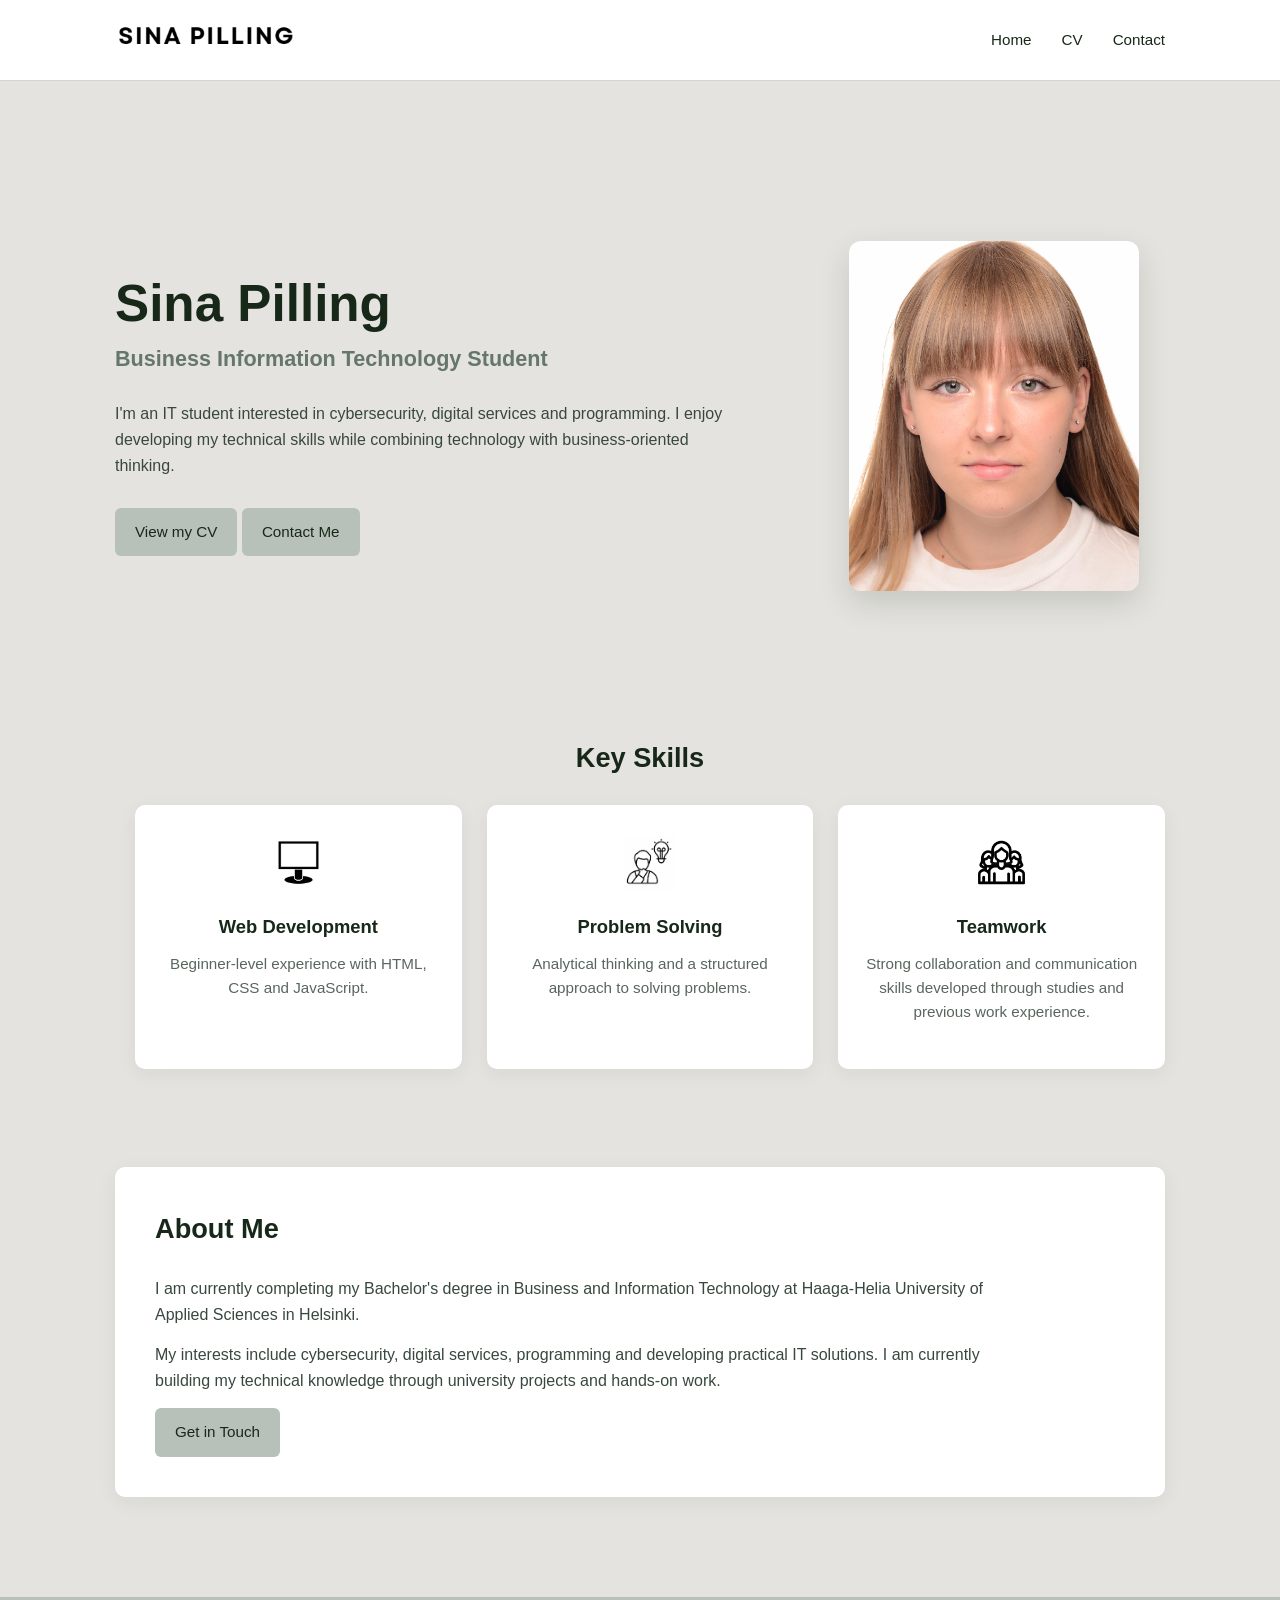
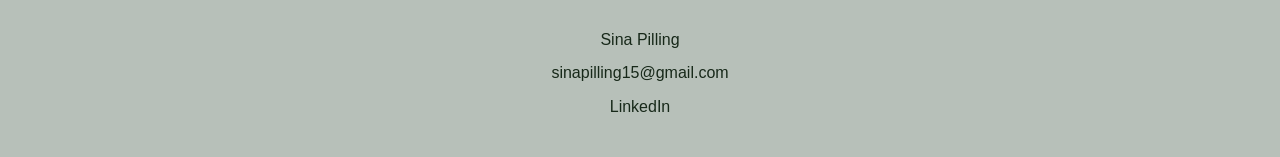
<file: index.html>
<!DOCTYPE html>
<html lang="en">

<head>
    <meta charset="UTF-8">
    <meta name="viewport" content="width=device-width, initial-scale=1.0">

    <title>Sina Pilling | IT Student</title>

    <link rel="stylesheet" href="style.css">
</head>

<body>

    <header>

        <nav class="navbar">

            <a href="index.html">
                <img src="images/logo.png" alt="Sina Pilling logo">
            </a>

            <ul class="nav-links">
                <li><a href="index.html">Home</a></li>
                <li><a href="curriculum.html">CV</a></li>
                <li><a href="contact.html">Contact</a></li>
            </ul>

        </nav>

    </header>


    <main>

        <section class="hero">

            <div class="hero-text">

                <h1>Sina Pilling</h1>

                <h2>Business Information Technology Student</h2>

                <p>
                    I'm an IT student interested in cybersecurity, digital services
                    and programming. I enjoy developing my technical skills while
                    combining technology with business-oriented thinking.
                </p>

                <a href="curriculum.html" class="button">View my CV</a>

                <a href="contact.html" class="button">Contact Me</a>

            </div>


            <div class="hero-image">

                <img src="images/profile.jpg" alt="Portrait of Sina Pilling">

            </div>

        </section>


        <section class="skills">

            <h2>Key Skills</h2>

            <ul class="skills-list">

                <li>

                    <img src="images/computer.jpeg" alt="Computer icon">

                    <h3>Web Development</h3>

                    <p>
                        Beginner-level experience with HTML, CSS and JavaScript.
                    </p>

                </li>


                <li>

                    <img src="images/thinking.png" alt="Problem solving icon">

                    <h3>Problem Solving</h3>

                    <p>
                        Analytical thinking and a structured approach to solving problems.
                    </p>

                </li>


                <li>

                    <img src="images/team.webp" alt="Teamwork icon">

                    <h3>Teamwork</h3>

                    <p>
                        Strong collaboration and communication skills developed
                        through studies and previous work experience.
                    </p>

                </li>

            </ul>

        </section>


        <section class="about">

            <h2>About Me</h2>

            <p>
                I am currently completing my Bachelor's degree in Business and
                Information Technology at Haaga-Helia University of Applied Sciences
                in Helsinki.
            </p>

            <p>
                My interests include cybersecurity, digital services, programming
                and developing practical IT solutions. I am currently building my
                technical knowledge through university projects and hands-on work.
            </p>

            <a href="contact.html" class="button">Get in Touch</a>

        </section>

    </main>


    <footer>

        <p>Sina Pilling</p>

        <p>
            <a href="mailto:sinapilling15@gmail.com">
                sinapilling15@gmail.com
            </a>
        </p>

        <p>
            <a href="https://www.linkedin.com/in/sina-pilling-0b8995253"
               target="_blank"
               rel="noopener noreferrer">
                LinkedIn
            </a>
        </p>

    </footer>

</body>

</html>
</file>
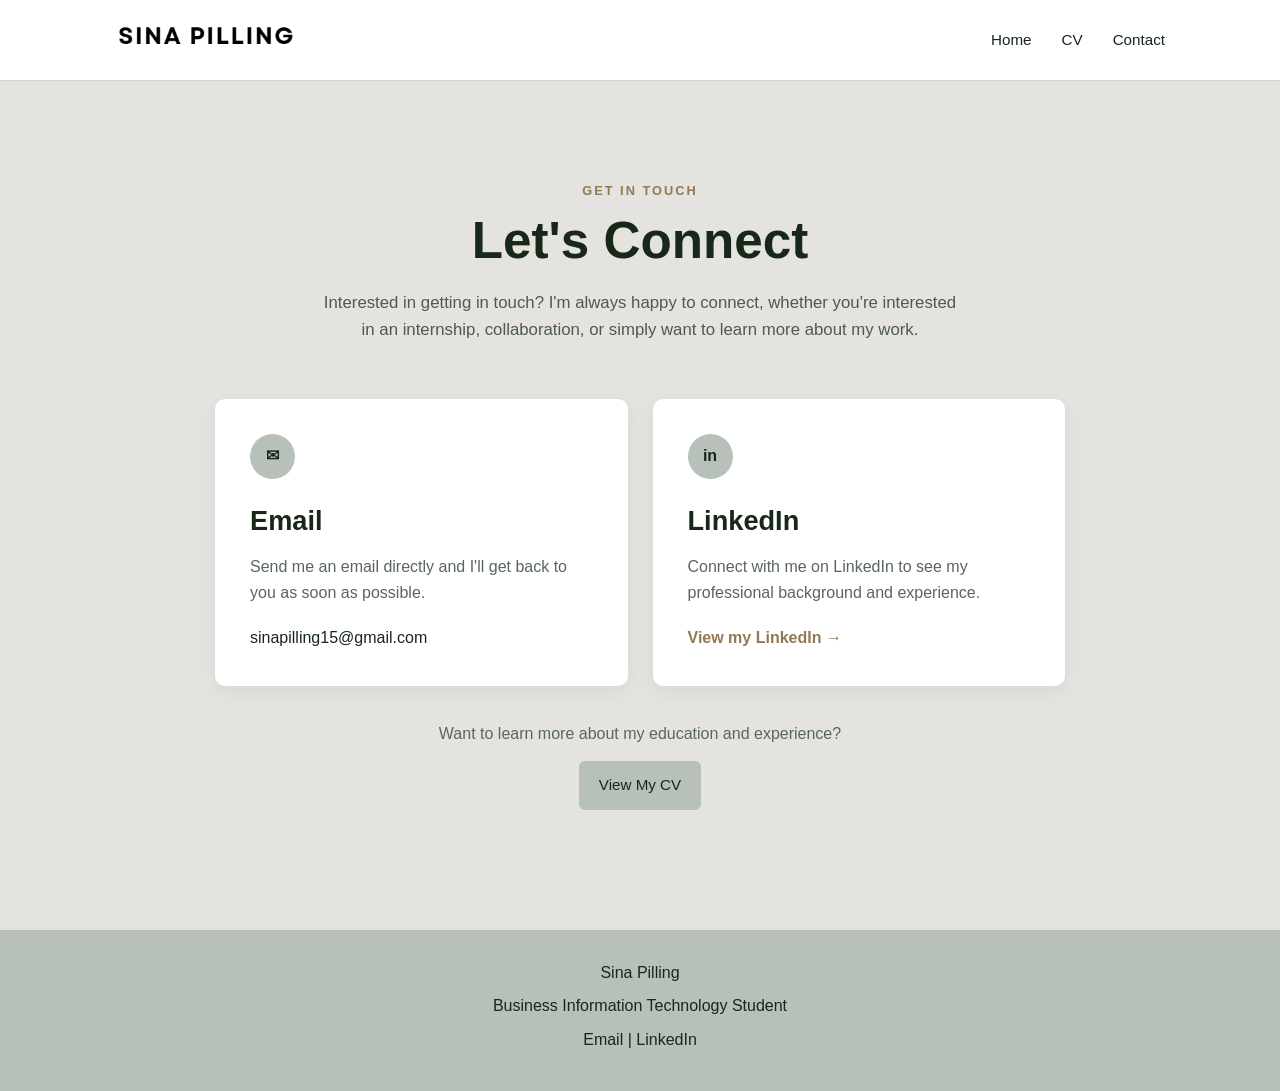
<file: contact.html>
<!DOCTYPE html>
<html lang="en">

<head>

    <meta charset="UTF-8">
    <meta name="viewport" content="width=device-width, initial-scale=1.0">

    <title>Contact | Sina Pilling</title>

    <link rel="stylesheet" href="style.css">

</head>

<body>

    <header>

        <nav class="navbar">

            <a href="index.html">
                <img src="images/logo.png" alt="Sina Pilling logo">
            </a>

            <ul class="nav-links">

                <li>
                    <a href="index.html">Home</a>
                </li>

                <li>
                    <a href="curriculum.html">CV</a>
                </li>

                <li>
                    <a href="contact.html">Contact</a>
                </li>

            </ul>

        </nav>

    </header>


    <main>

        <section class="contact-intro">

            <p class="section-label">GET IN TOUCH</p>

            <h1>Let's Connect</h1>

            <p>
                Interested in getting in touch? I'm always happy to connect,
                whether you're interested in an internship, collaboration,
                or simply want to learn more about my work.
            </p>

        </section>


        <section class="contact-options">

            <article class="contact-card">

                <div class="contact-icon">✉</div>

                <h2>Email</h2>

                <p>
                    Send me an email directly and I'll get back to you
                    as soon as possible.
                </p>

                <a>
                    sinapilling15@gmail.com
                </a>

            </article>


            <article class="contact-card">

                <div class="contact-icon">in</div>

                <h2>LinkedIn</h2>

                <p>
                    Connect with me on LinkedIn to see my professional
                    background and experience.
                </p>

                <a
                    class="contact-link"
                    href="https://www.linkedin.com/in/sina-pilling-0b8995253"
                    target="_blank"
                    rel="noopener noreferrer"
                >
                    View my LinkedIn →
                </a>

            </article>

        </section>


        <section class="contact-cv">

            <p>
                Want to learn more about my education and experience?
            </p>

            <a href="curriculum.html" class="button">
                View My CV
            </a>

        </section>

    </main>


    <footer>

        <p>Sina Pilling</p>

        <p>
            Business Information Technology Student
        </p>

        <p>

            <a href="mailto:sinapilling15@gmail.com">
                Email
            </a>

            |

            <a
                href="https://www.linkedin.com/in/sina-pilling-0b8995253"
                target="_blank"
                rel="noopener noreferrer"
            >
                LinkedIn
            </a>

        </p>

    </footer>

</body>

</html>
</file>
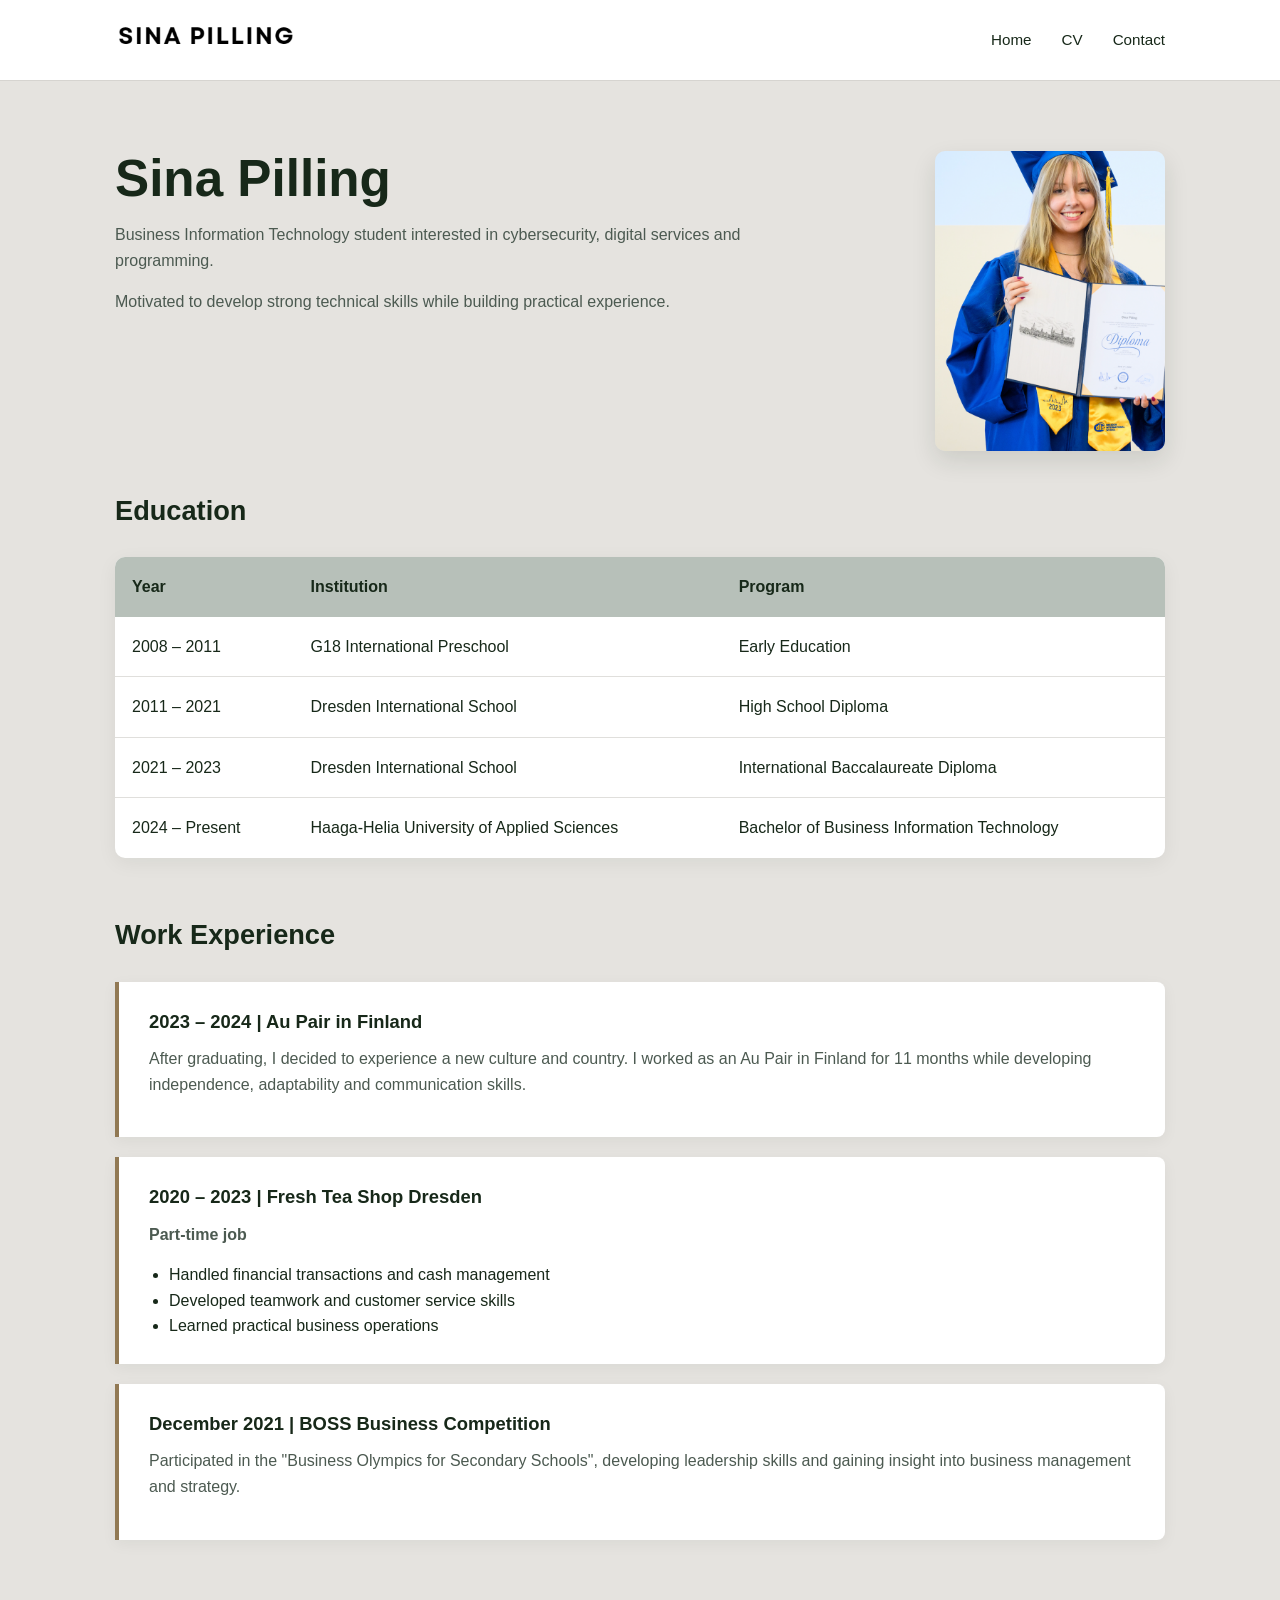
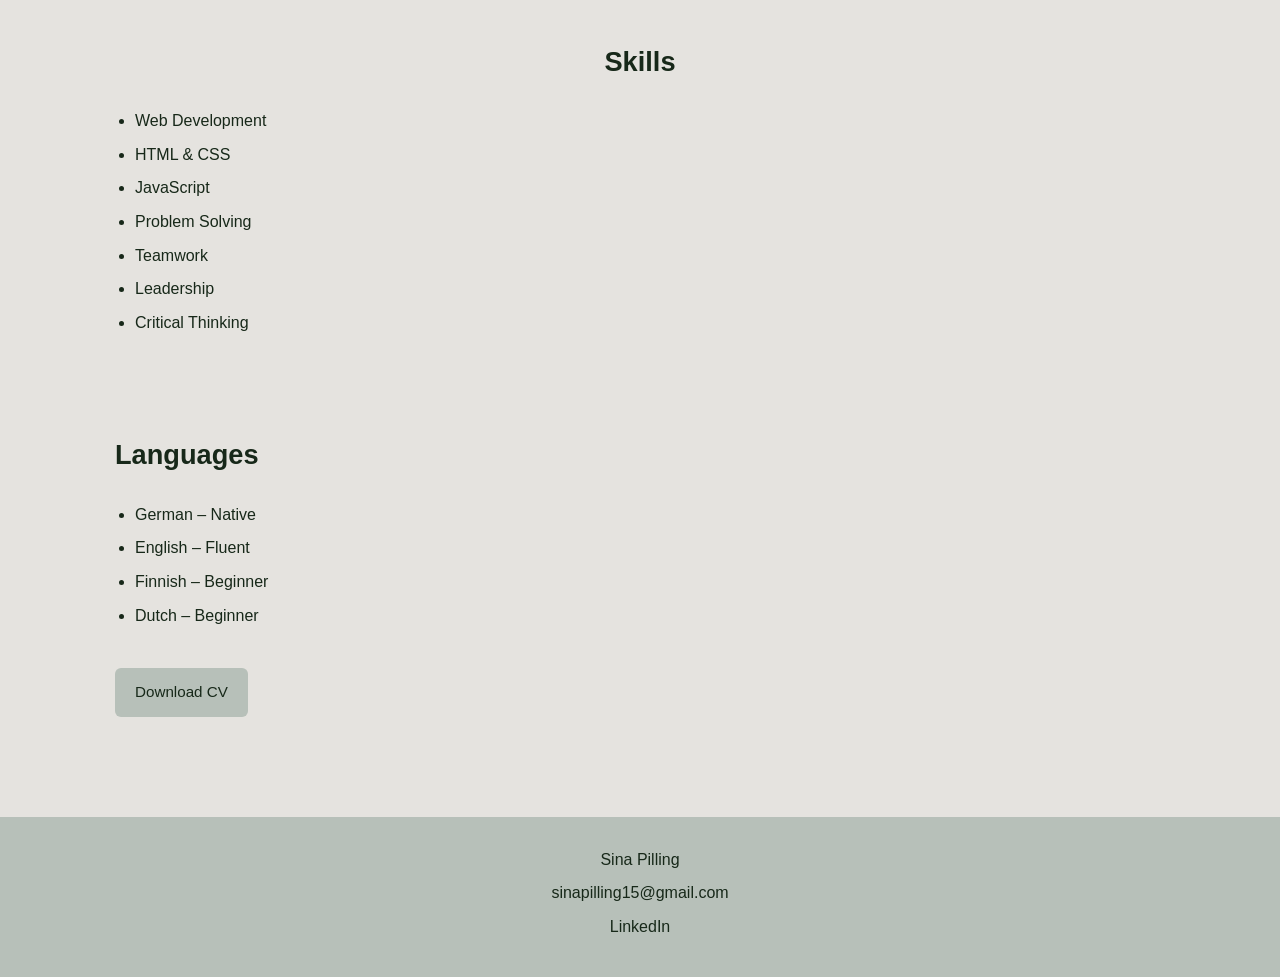
<file: curriculum.html>
<!DOCTYPE html>
<html lang="en">

<head>

    <meta charset="UTF-8">
    <meta name="viewport" content="width=device-width, initial-scale=1.0">

    <title>CV | Sina Pilling</title>

    <link rel="stylesheet" href="style.css">

</head>

<body>

    <header>

        <nav class="navbar">

            <a href="index.html">
                <img src="images/logo.png" alt="Sina Pilling logo">
            </a>

            <ul class="nav-links">
                <li><a href="index.html">Home</a></li>
                <li><a href="curriculum.html">CV</a></li>
                <li><a href="contact.html">Contact</a></li>
            </ul>

        </nav>

    </header>


    <main>

        <div class="grad-image">

            <img src="images/grad.png"
                 alt="Portrait of Sina Pilling at her graduation">

        </div>


        <section class="cv-header">

            <h1>Sina Pilling</h1>

            <p>
                Business Information Technology student interested in
                cybersecurity, digital services and programming.
            </p>

            <p>
                Motivated to develop strong technical skills while building
                practical experience.
            </p>

        </section>


        <section class="education">

            <h2>Education</h2>

            <table>

                <thead>

                    <tr>
                        <th>Year</th>
                        <th>Institution</th>
                        <th>Program</th>
                    </tr>

                </thead>


                <tbody>

                    <tr>
                        <td>2008 – 2011</td>
                        <td>G18 International Preschool</td>
                        <td>Early Education</td>
                    </tr>

                    <tr>
                        <td>2011 – 2021</td>
                        <td>Dresden International School</td>
                        <td>High School Diploma</td>
                    </tr>

                    <tr>
                        <td>2021 – 2023</td>
                        <td>Dresden International School</td>
                        <td>International Baccalaureate Diploma</td>
                    </tr>

                    <tr>
                        <td>2024 – Present</td>
                        <td>Haaga-Helia University of Applied Sciences</td>
                        <td>Bachelor of Business Information Technology</td>
                    </tr>

                </tbody>

            </table>

        </section>


        <section class="experience">

            <h2>Work Experience</h2>


            <article>

                <h3>2023 – 2024 | Au Pair in Finland</h3>

                <p>
                    After graduating, I decided to experience a new culture
                    and country. I worked as an Au Pair in Finland for
                    11 months while developing independence, adaptability
                    and communication skills.
                </p>

            </article>


            <article>

                <h3>2020 – 2023 | Fresh Tea Shop Dresden</h3>

                <p><strong>Part-time job</strong></p>

                <ul>

                    <li>Handled financial transactions and cash management</li>

                    <li>
                        Developed teamwork and customer service skills
                    </li>

                    <li>
                        Learned practical business operations
                    </li>

                </ul>

            </article>


            <article>

                <h3>December 2021 | BOSS Business Competition</h3>

                <p>
                    Participated in the "Business Olympics for Secondary
                    Schools", developing leadership skills and gaining
                    insight into business management and strategy.
                </p>

            </article>

        </section>


        <section class="skills">

            <h2>Skills</h2>

            <ul>

                <li>Web Development</li>
                <li>HTML & CSS</li>
                <li>JavaScript</li>
                <li>Problem Solving</li>
                <li>Teamwork</li>
                <li>Leadership</li>
                <li>Critical Thinking</li>

            </ul>

        </section>


        <section class="languages">

            <h2>Languages</h2>

            <ul>

                <li>German – Native</li>
                <li>English – Fluent</li>
                <li>Finnish – Beginner</li>
                <li>Dutch – Beginner</li>

            </ul>

        </section>


        <section>

            <a class="button" href="Pilling_Sina_CV.pdf" download>
            Download CV
            </a>

        </section>

    </main>


    <footer>

        <p>Sina Pilling</p>

        <p>
            <a href="mailto:sinapilling15@gmail.com">
                sinapilling15@gmail.com
            </a>
        </p>

        <p>
            <a href="https://www.linkedin.com/in/sina-pilling-0b8995253"
               target="_blank"
               rel="noopener noreferrer">
                LinkedIn
            </a>
        </p>

    </footer>

</body>

</html>
</file>
<file: style.css>
/* GENERAL STYLES */

* {
    box-sizing: border-box;
    margin: 0;
    padding: 0;
}

html {
    scroll-behavior: smooth;
}

body {
    font-family: Arial, Helvetica, sans-serif;
    background-color: #e5e3df;
    color: #172819;
    line-height: 1.6;
}

/* HEADER & NAVIGATION */

header {
    background-color: #ffffff;
    border-bottom: 1px solid #d6d4d0;
    position: sticky;
    top: 0;
    z-index: 1000;
}

.navbar {
    max-width: 1100px;
    margin: 0 auto;
    min-height: 80px;
    padding: 10px 25px;

    display: flex;
    align-items: center;
    justify-content: space-between;
}

.navbar img {
    width: 180px;
    height: auto;
    object-fit: contain;
}

.nav-links {
    list-style: none;

    display: flex;
    gap: 30px;
}

.nav-links a {
    position: relative;

    text-decoration: none;
    color: #172819;
    font-size: 0.95rem;

    padding: 8px 0;

    transition: color 0.3s ease;
}

.nav-links a::after {
    content: "";

    position: absolute;
    left: 0;
    bottom: 0;

    width: 0;
    height: 2px;

    background-color: #917954;

    transition: width 0.3s ease;
}

.nav-links a:hover {
    color: #917954;
}

.nav-links a:hover::after {
    width: 100%;
}

/* MAIN CONTENT */

main {
    max-width: 1100px;
    margin: 0 auto;
    padding: 70px 25px;
}

/* HEADINGS */

h1 {
    font-size: clamp(2rem, 5vw, 3.2rem);
    line-height: 1.1;
    margin-bottom: 15px;
}

h2 {
    font-size: 1.7rem;
    margin-bottom: 25px;
}

h3 {
    font-size: 1.15rem;
    margin-bottom: 10px;
}

p {
    margin-bottom: 15px;
}

/* BUTTONS */

.button,
button {
    display: inline-block;

    background-color: #b7c0b9;
    color: #172819;

    border: none;
    border-radius: 6px;

    padding: 12px 20px;

    font-size: 0.95rem;
    text-decoration: none;
    cursor: pointer;

    transition:
        background-color 0.3s ease,
        transform 0.3s ease,
        box-shadow 0.3s ease;
}

.button:hover,
button:hover {
    background-color: #a5b0a8;
    transform: translateY(-2px);
    box-shadow: 0 5px 12px rgba(23, 40, 25, 0.12);
}

/* HOME PAGE - HERO */

.hero {
    min-height: 500px;

    display: grid;
    grid-template-columns: 1.3fr 0.7fr;
    align-items: center;
    gap: 70px;

    padding: 30px 0 70px;
}

.hero-text h1 {
    margin-bottom: 10px;
}

.hero-text h2 {
    color: #65766d;
    font-size: 1.35rem;
    font-weight: 600;
    margin-bottom: 25px;
}

.hero-text p {
    max-width: 650px;
    color: #38483e;
    margin-bottom: 30px;
}

.hero-image {
    display: flex;
    justify-content: center;
}

.hero-image img {
    width: 290px;
    height: 350px;

    object-fit: cover;

    border-radius: 12px;

    box-shadow: 0 12px 30px rgba(23, 40, 25, 0.15);
}

/* SKILLS */

.skills {
    padding: 50px 0;
}

.skills > h2 {
    text-align: center;
}

.skills-list {
    list-style: none;

    display: grid;
    grid-template-columns: repeat(3, 1fr);
    gap: 25px;
}

.skills-list li {
    background-color: #ffffff;

    min-height: 230px;

    padding: 30px 25px;

    border-radius: 10px;

    text-align: center;

    box-shadow: 0 5px 20px rgba(23, 40, 25, 0.06);

    transition:
        transform 0.3s ease,
        box-shadow 0.3s ease;
}

.skills-list li:hover {
    transform: translateY(-6px);
    box-shadow: 0 12px 25px rgba(23, 40, 25, 0.12);
}

.skills-list img {
    width: 55px;
    height: 55px;

    object-fit: contain;

    margin-bottom: 15px;
}

.skills-list h3 {
    margin-bottom: 10px;
}

.skills-list p {
    color: #59665e;
    font-size: 0.95rem;
}

/* ABOUT SECTION */

.about {
    background-color: #ffffff;

    padding: 40px;

    border-radius: 10px;

    margin-top: 30px;

    box-shadow: 0 5px 20px rgba(23, 40, 25, 0.06);
}

.about p {
    max-width: 850px;
    color: #38483e;
}

/* CV PAGE */

.cv-header {
    margin-bottom: 45px;
}

.cv-header p {
    max-width: 700px;
    color: #4c5a51;
}

.grad-image {
    float: right;

    margin-left: 50px;
    margin-bottom: 30px;
}

.grad-image img {
    width: 230px;
    height: 300px;

    object-fit: cover;

    border-radius: 10px;

    box-shadow: 0 10px 25px rgba(23, 40, 25, 0.12);
}

/* Education */

.education {
    clear: both;
    margin-bottom: 55px;
}

.education table {
    width: 100%;
    border-collapse: collapse;

    background-color: #ffffff;

    border-radius: 10px;
    overflow: hidden;

    box-shadow: 0 5px 20px rgba(23, 40, 25, 0.06);
}

.education th {
    background-color: #b7c0b9;

    text-align: left;

    padding: 17px;
}

.education td {
    padding: 17px;

    border-bottom: 1px solid #e0dfdc;
}

.education tr:last-child td {
    border-bottom: none;
}

.education tr:hover {
    background-color: #f6f5f3;
}

/* Experience */

.experience {
    margin-bottom: 50px;
}

.experience article {
    background-color: #ffffff;

    padding: 25px 30px;

    margin-bottom: 20px;

    border-left: 4px solid #917954;
    border-radius: 0 8px 8px 0;

    box-shadow: 0 4px 15px rgba(23, 40, 25, 0.05);
}

.experience article h3 {
    color: #172819;
}

.experience article p {
    color: #4c5a51;
}

.experience article ul {
    padding-left: 20px;
}

/* CV skills */

.skills ul,
.languages ul {
    padding-left: 20px;
}

.skills,
.languages {
    margin-bottom: 40px;
}

.skills li,
.languages li {
    margin-bottom: 8px;
}

/* Download CV */

main > section:has(.button) {
    margin-top: 35px;
}

.disclaimer {
    color: #78827c;
    font-size: 0.85rem;
    font-style: italic;
    margin-top: 15px;
}

/* CONTACT PAGE */

.contact-intro {
    max-width: 700px;
    margin: 30px auto 55px;
    text-align: center;
}

.section-label {
    color: #917954;
    font-size: 0.8rem;
    font-weight: bold;
    letter-spacing: 2px;
    margin-bottom: 12px;
}

.contact-intro h1 {
    margin-bottom: 20px;
}

.contact-intro > p:last-child {
    color: #4c5a51;
    font-size: 1.05rem;
    max-width: 650px;
    margin: 0 auto;
}


/* Contact cards */

.contact-options {
    max-width: 850px;
    margin: 0 auto;

    display: grid;
    grid-template-columns: repeat(2, 1fr);
    gap: 25px;
}

.contact-card {
    background-color: #ffffff;

    padding: 35px;

    border-radius: 10px;

    box-shadow: 0 5px 20px rgba(23, 40, 25, 0.06);

    transition:
        transform 0.3s ease,
        box-shadow 0.3s ease;
}

.contact-card:hover {
    transform: translateY(-5px);

    box-shadow:
        0 12px 25px rgba(23, 40, 25, 0.12);
}


/* Contact icons */

.contact-icon {
    width: 45px;
    height: 45px;

    display: flex;
    align-items: center;
    justify-content: center;

    margin-bottom: 20px;

    background-color: #b7c0b9;
    color: #172819;

    border-radius: 50%;

    font-weight: bold;
    font-size: 1rem;
}

.contact-card h2 {
    margin-bottom: 12px;
}

.contact-card p {
    color: #59665e;
    margin-bottom: 20px;
}


/* Contact links */

.contact-link {
    color: #917954;

    font-weight: bold;

    text-decoration: none;

    transition: color 0.3s ease;
}

.contact-link:hover {
    color: #172819;
}


/* CV link */

.contact-cv {
    text-align: center;

    margin: 55px auto 20px;
}

.contact-cv p {
    color: #59665e;
    margin-bottom: 15px;
}


/* Contact page mobile layout */

@media (max-width: 700px) {

    .contact-options {
        grid-template-columns: 1fr;
    }

    .contact-card {
        padding: 30px;
    }

}

/* FOOTER */

footer {
    background-color: #b7c0b9;

    text-align: center;

    padding: 30px 20px;

    margin-top: 30px;
}

footer p {
    margin-bottom: 8px;
}

footer a {
    color: #172819;
    text-decoration: none;
}

footer a:hover {
    text-decoration: underline;
}

/* RESPONSIVE DESIGN */

@media (max-width: 800px) {

    .navbar {
        padding: 10px 20px;
    }

    .nav-links {
        gap: 18px;
    }

    main {
        padding: 50px 20px;
    }

    .hero {
        grid-template-columns: 1fr;
        text-align: center;
        gap: 35px;
    }

    .hero-text p {
        margin-left: auto;
        margin-right: auto;
    }

    .hero-image {
        order: -1;
    }

    .hero-image img {
        width: 220px;
        height: 270px;
    }

    .skills-list {
        grid-template-columns: 1fr;
    }

    .grad-image {
        float: none;
        margin: 0 0 30px;
        text-align: center;
    }

    .grad-image img {
        width: 200px;
        height: 260px;
    }

    .education {
        overflow-x: auto;
    }

    .education table {
        min-width: 650px;
    }

    form {
        grid-template-columns: 1fr;
    }

    form textarea {
        grid-column: auto;
    }
}

@media (max-width: 500px) {

    .navbar {
        flex-direction: column;
        gap: 5px;
        padding-bottom: 15px;
    }

    .navbar img {
        width: 140px;
        height: auto;
    }

    .nav-links {
        gap: 20px;
    }

    main {
        padding: 40px 15px;
    }

    .hero {
        padding-top: 20px;
    }

    .hero-image img {
        width: 190px;
        height: 235px;
    }

    .about {
        padding: 25px;
    }

    .experience article {
        padding: 20px;
    }

    form {
        padding: 25px 20px;
    }
}
</file>
